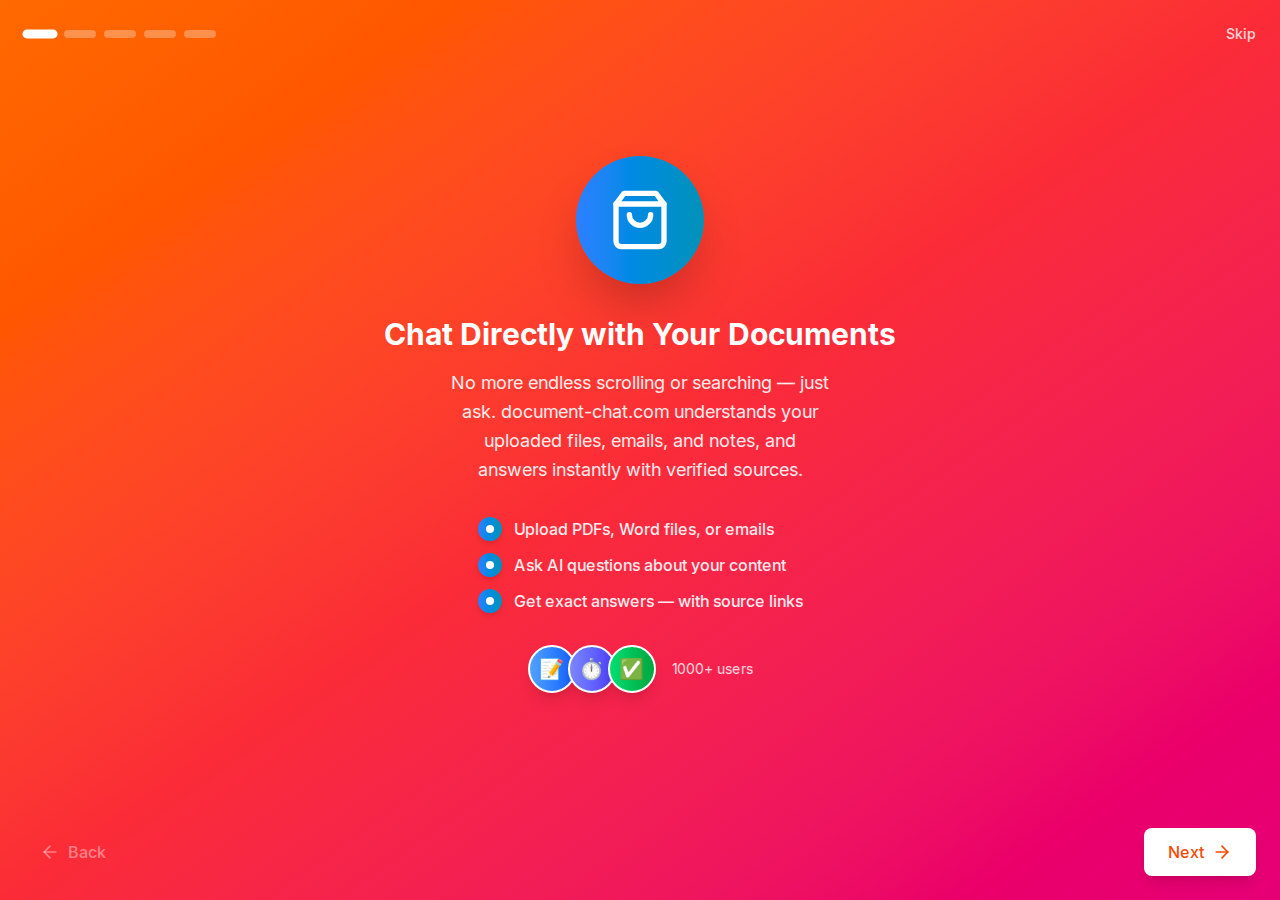
<file: index.html>
<!DOCTYPE html><!--Dhm0595u7auAJrYx3qLoM--><html lang="en" data-native="true"><head><meta charSet="utf-8"/><meta name="viewport" content="width=device-width, initial-scale=1, viewport-fit=cover"/><link rel="preload" href="/_next/static/media/e4af272ccee01ff0-s.p.woff2" as="font" crossorigin="" type="font/woff2"/><link rel="stylesheet" href="/_next/static/css/e3ffc37c9b9f428f.css" data-precedence="next"/><link rel="stylesheet" href="/_next/static/css/af31b3be1f1fff98.css" data-precedence="next"/><link rel="stylesheet" href="/_next/static/css/b7083219c6640b84.css" data-precedence="next"/><link rel="preload" as="script" fetchPriority="low" href="/_next/static/chunks/webpack-5bff095e43ffcc96.js"/><script src="/_next/static/chunks/4bd1b696-c023c6e3521b1417.js" async=""></script><script src="/_next/static/chunks/255-bea7b84f3d9c2b8b.js" async=""></script><script src="/_next/static/chunks/main-app-c988f84ab8243fc3.js" async=""></script><script src="/_next/static/chunks/7c86ec74-8af785b33aaa2bb6.js" async=""></script><script src="/_next/static/chunks/54-944245955555417a.js" async=""></script><script src="/_next/static/chunks/820-a5f3e9debc9c43df.js" async=""></script><script src="/_next/static/chunks/app/layout-94ec1241f8dfcc84.js" async=""></script><script src="/_next/static/chunks/app/(mobile)/%5B...all%5D/page-559112214e611466.js" async=""></script><meta name="next-size-adjust" content=""/><title>DocumentChatApp</title><meta name="description" content="A cross-platform app built with DocumentChatApp"/><meta name="robots" content="index, follow"/><meta name="googlebot" content="index, follow, max-video-preview:-1, max-image-preview:large, max-snippet:-1"/><meta name="google-site-verification" content="YOUR_GOOGLE_VERIFICATION_ID"/><meta property="og:title" content="DocumentChatApp"/><meta property="og:description" content="A cross-platform app built with DocumentChatApp"/><meta property="og:url" content="https://yourdomain.com"/><meta property="og:site_name" content="DocumentChatApp"/><meta property="og:locale" content="en_US"/><meta property="og:image:type" content="image/png"/><meta property="og:image:width" content="2256"/><meta property="og:image:height" content="1288"/><meta property="og:image" content="https://yourdomain.com/opengraph-image.png?6dd9553f64c31d81"/><meta property="og:type" content="website"/><meta name="twitter:card" content="summary_large_image"/><meta name="twitter:title" content="DocumentChatApp"/><meta name="twitter:description" content="A cross-platform app built with DocumentChatApp"/><meta name="twitter:image:type" content="image/png"/><meta name="twitter:image:width" content="2256"/><meta name="twitter:image:height" content="1288"/><meta name="twitter:image" content="https://yourdomain.com/opengraph-image.png?6dd9553f64c31d81"/><link rel="icon" href="/favicon.ico" type="image/x-icon" sizes="256x256"/><script src="/_next/static/chunks/polyfills-42372ed130431b0a.js" noModule=""></script></head><body class="__className_48b81b bg-base-100 text-base-content"><div hidden=""><!--$--><!--/$--></div><!--$!--><template data-dgst="BAILOUT_TO_CLIENT_SIDE_RENDERING"></template><!--/$--><!--$--><!--/$--><div class="fixed bottom-6 right-4 z-50 flex flex-col gap-2"></div><script src="/_next/static/chunks/webpack-5bff095e43ffcc96.js" id="_R_" async=""></script><script>(self.__next_f=self.__next_f||[]).push([0])</script><script>self.__next_f.push([1,"1:\"$Sreact.fragment\"\n2:I[2874,[\"138\",\"static/chunks/7c86ec74-8af785b33aaa2bb6.js\",\"54\",\"static/chunks/54-944245955555417a.js\",\"820\",\"static/chunks/820-a5f3e9debc9c43df.js\",\"177\",\"static/chunks/app/layout-94ec1241f8dfcc84.js\"],\"default\"]\n3:I[1687,[\"138\",\"static/chunks/7c86ec74-8af785b33aaa2bb6.js\",\"54\",\"static/chunks/54-944245955555417a.js\",\"820\",\"static/chunks/820-a5f3e9debc9c43df.js\",\"177\",\"static/chunks/app/layout-94ec1241f8dfcc84.js\"],\"default\"]\n4:I[2544,[\"138\",\"static/chunks/7c86ec74-8af785b33aaa2bb6.js\",\"54\",\"static/chunks/54-944245955555417a.js\",\"820\",\"static/chunks/820-a5f3e9debc9c43df.js\",\"177\",\"static/chunks/app/layout-94ec1241f8dfcc84.js\"],\"AuthProvider\"]\n5:I[6628,[\"138\",\"static/chunks/7c86ec74-8af785b33aaa2bb6.js\",\"54\",\"static/chunks/54-944245955555417a.js\",\"820\",\"static/chunks/820-a5f3e9debc9c43df.js\",\"177\",\"static/chunks/app/layout-94ec1241f8dfcc84.js\"],\"default\"]\n6:I[9766,[],\"\"]\n7:I[8924,[],\"\"]\n8:I[1959,[],\"ClientPageRoot\"]\n9:I[7002,[\"200\",\"static/chunks/app/(mobile)/%5B...all%5D/page-559112214e611466.js\"],\"default\"]\nc:I[4431,[],\"OutletBoundary\"]\ne:I[5278,[],\"AsyncMetadataOutlet\"]\n10:I[4431,[],\"ViewportBoundary\"]\n12:I[4431,[],\"MetadataBoundary\"]\n13:\"$Sreact.suspense\"\n15:I[7150,[],\"\"]\n:HL[\"/_next/static/media/e4af272ccee01ff0-s.p.woff2\",\"font\",{\"crossOrigin\":\"\",\"type\":\"font/woff2\"}]\n:HL[\"/_next/static/css/e3ffc37c9b9f428f.css\",\"style\"]\n:HL[\"/_next/static/css/af31b3be1f1fff98.css\",\"style\"]\n:HL[\"/_next/static/css/b7083219c6640b84.css\",\"style\"]\n"])</script><script>self.__next_f.push([1,"0:{\"P\":null,\"b\":\"Dhm0595u7auAJrYx3qLoM\",\"p\":\"\",\"c\":[\"\",\"\"],\"i\":false,\"f\":[[[\"\",{\"children\":[\"__PAGE__\",{}]},\"$undefined\",\"$undefined\",true],[\"\",[\"$\",\"$1\",\"c\",{\"children\":[[[\"$\",\"link\",\"0\",{\"rel\":\"stylesheet\",\"href\":\"/_next/static/css/e3ffc37c9b9f428f.css\",\"precedence\":\"next\",\"crossOrigin\":\"$undefined\",\"nonce\":\"$undefined\"}],[\"$\",\"link\",\"1\",{\"rel\":\"stylesheet\",\"href\":\"/_next/static/css/af31b3be1f1fff98.css\",\"precedence\":\"next\",\"crossOrigin\":\"$undefined\",\"nonce\":\"$undefined\"}],[\"$\",\"link\",\"2\",{\"rel\":\"stylesheet\",\"href\":\"/_next/static/css/b7083219c6640b84.css\",\"precedence\":\"next\",\"crossOrigin\":\"$undefined\",\"nonce\":\"$undefined\"}]],[\"$\",\"html\",null,{\"lang\":\"en\",\"data-native\":\"true\",\"children\":[\"$\",\"body\",null,{\"className\":\"__className_48b81b bg-base-100 text-base-content\",\"children\":[[\"$\",\"$L2\",null,{}],[\"$\",\"$L3\",null,{}],[\"$\",\"$L4\",null,{\"children\":[\"$\",\"$L5\",null,{\"children\":[\"$\",\"$L6\",null,{\"parallelRouterKey\":\"children\",\"error\":\"$undefined\",\"errorStyles\":\"$undefined\",\"errorScripts\":\"$undefined\",\"template\":[\"$\",\"$L7\",null,{}],\"templateStyles\":\"$undefined\",\"templateScripts\":\"$undefined\",\"notFound\":[[[\"$\",\"title\",null,{\"children\":\"404: This page could not be found.\"}],[\"$\",\"div\",null,{\"style\":{\"fontFamily\":\"system-ui,\\\"Segoe UI\\\",Roboto,Helvetica,Arial,sans-serif,\\\"Apple Color Emoji\\\",\\\"Segoe UI Emoji\\\"\",\"height\":\"100vh\",\"textAlign\":\"center\",\"display\":\"flex\",\"flexDirection\":\"column\",\"alignItems\":\"center\",\"justifyContent\":\"center\"},\"children\":[\"$\",\"div\",null,{\"children\":[[\"$\",\"style\",null,{\"dangerouslySetInnerHTML\":{\"__html\":\"body{color:#000;background:#fff;margin:0}.next-error-h1{border-right:1px solid rgba(0,0,0,.3)}@media (prefers-color-scheme:dark){body{color:#fff;background:#000}.next-error-h1{border-right:1px solid rgba(255,255,255,.3)}}\"}}],[\"$\",\"h1\",null,{\"className\":\"next-error-h1\",\"style\":{\"display\":\"inline-block\",\"margin\":\"0 20px 0 0\",\"padding\":\"0 23px 0 0\",\"fontSize\":24,\"fontWeight\":500,\"verticalAlign\":\"top\",\"lineHeight\":\"49px\"},\"children\":404}],[\"$\",\"div\",null,{\"style\":{\"display\":\"inline-block\"},\"children\":[\"$\",\"h2\",null,{\"style\":{\"fontSize\":14,\"fontWeight\":400,\"lineHeight\":\"49px\",\"margin\":0},\"children\":\"This page could not be found.\"}]}]]}]}]],[]],\"forbidden\":\"$undefined\",\"unauthorized\":\"$undefined\"}]}]}]]}]}]]}],{\"children\":[\"__PAGE__\",[\"$\",\"$1\",\"c\",{\"children\":[[\"$\",\"$L8\",null,{\"Component\":\"$9\",\"searchParams\":{},\"params\":{},\"promises\":[\"$@a\",\"$@b\"]}],null,[\"$\",\"$Lc\",null,{\"children\":[\"$Ld\",[\"$\",\"$Le\",null,{\"promise\":\"$@f\"}]]}]]}],{},null,false]},null,false],[\"$\",\"$1\",\"h\",{\"children\":[null,[[\"$\",\"$L10\",null,{\"children\":\"$L11\"}],[\"$\",\"meta\",null,{\"name\":\"next-size-adjust\",\"content\":\"\"}]],[\"$\",\"$L12\",null,{\"children\":[\"$\",\"div\",null,{\"hidden\":true,\"children\":[\"$\",\"$13\",null,{\"fallback\":null,\"children\":\"$L14\"}]}]}]]}],false]],\"m\":\"$undefined\",\"G\":[\"$15\",[]],\"s\":false,\"S\":true}\n"])</script><script>self.__next_f.push([1,"a:{}\nb:\"$0:f:0:1:2:children:1:props:children:0:props:params\"\n"])</script><script>self.__next_f.push([1,"11:[[\"$\",\"meta\",\"0\",{\"charSet\":\"utf-8\"}],[\"$\",\"meta\",\"1\",{\"name\":\"viewport\",\"content\":\"width=device-width, initial-scale=1, viewport-fit=cover\"}]]\nd:null\n"])</script><script>self.__next_f.push([1,"16:I[622,[],\"IconMark\"]\n"])</script><script>self.__next_f.push([1,"f:{\"metadata\":[[\"$\",\"title\",\"0\",{\"children\":\"DocumentChatApp\"}],[\"$\",\"meta\",\"1\",{\"name\":\"description\",\"content\":\"A cross-platform app built with DocumentChatApp\"}],[\"$\",\"meta\",\"2\",{\"name\":\"robots\",\"content\":\"index, follow\"}],[\"$\",\"meta\",\"3\",{\"name\":\"googlebot\",\"content\":\"index, follow, max-video-preview:-1, max-image-preview:large, max-snippet:-1\"}],[\"$\",\"meta\",\"4\",{\"name\":\"google-site-verification\",\"content\":\"YOUR_GOOGLE_VERIFICATION_ID\"}],[\"$\",\"meta\",\"5\",{\"property\":\"og:title\",\"content\":\"DocumentChatApp\"}],[\"$\",\"meta\",\"6\",{\"property\":\"og:description\",\"content\":\"A cross-platform app built with DocumentChatApp\"}],[\"$\",\"meta\",\"7\",{\"property\":\"og:url\",\"content\":\"https://yourdomain.com\"}],[\"$\",\"meta\",\"8\",{\"property\":\"og:site_name\",\"content\":\"DocumentChatApp\"}],[\"$\",\"meta\",\"9\",{\"property\":\"og:locale\",\"content\":\"en_US\"}],[\"$\",\"meta\",\"10\",{\"property\":\"og:image:type\",\"content\":\"image/png\"}],[\"$\",\"meta\",\"11\",{\"property\":\"og:image:width\",\"content\":\"2256\"}],[\"$\",\"meta\",\"12\",{\"property\":\"og:image:height\",\"content\":\"1288\"}],[\"$\",\"meta\",\"13\",{\"property\":\"og:image\",\"content\":\"https://yourdomain.com/opengraph-image.png?6dd9553f64c31d81\"}],[\"$\",\"meta\",\"14\",{\"property\":\"og:type\",\"content\":\"website\"}],[\"$\",\"meta\",\"15\",{\"name\":\"twitter:card\",\"content\":\"summary_large_image\"}],[\"$\",\"meta\",\"16\",{\"name\":\"twitter:title\",\"content\":\"DocumentChatApp\"}],[\"$\",\"meta\",\"17\",{\"name\":\"twitter:description\",\"content\":\"A cross-platform app built with DocumentChatApp\"}],[\"$\",\"meta\",\"18\",{\"name\":\"twitter:image:type\",\"content\":\"image/png\"}],[\"$\",\"meta\",\"19\",{\"name\":\"twitter:image:width\",\"content\":\"2256\"}],[\"$\",\"meta\",\"20\",{\"name\":\"twitter:image:height\",\"content\":\"1288\"}],[\"$\",\"meta\",\"21\",{\"name\":\"twitter:image\",\"content\":\"https://yourdomain.com/opengraph-image.png?6dd9553f64c31d81\"}],[\"$\",\"link\",\"22\",{\"rel\":\"icon\",\"href\":\"/favicon.ico\",\"type\":\"image/x-icon\",\"sizes\":\"256x256\"}],[\"$\",\"$L16\",\"23\",{}]],\"error\":null,\"digest\":\"$undefined\"}\n"])</script><script>self.__next_f.push([1,"14:\"$f:metadata\"\n"])</script></body></html>
</file>
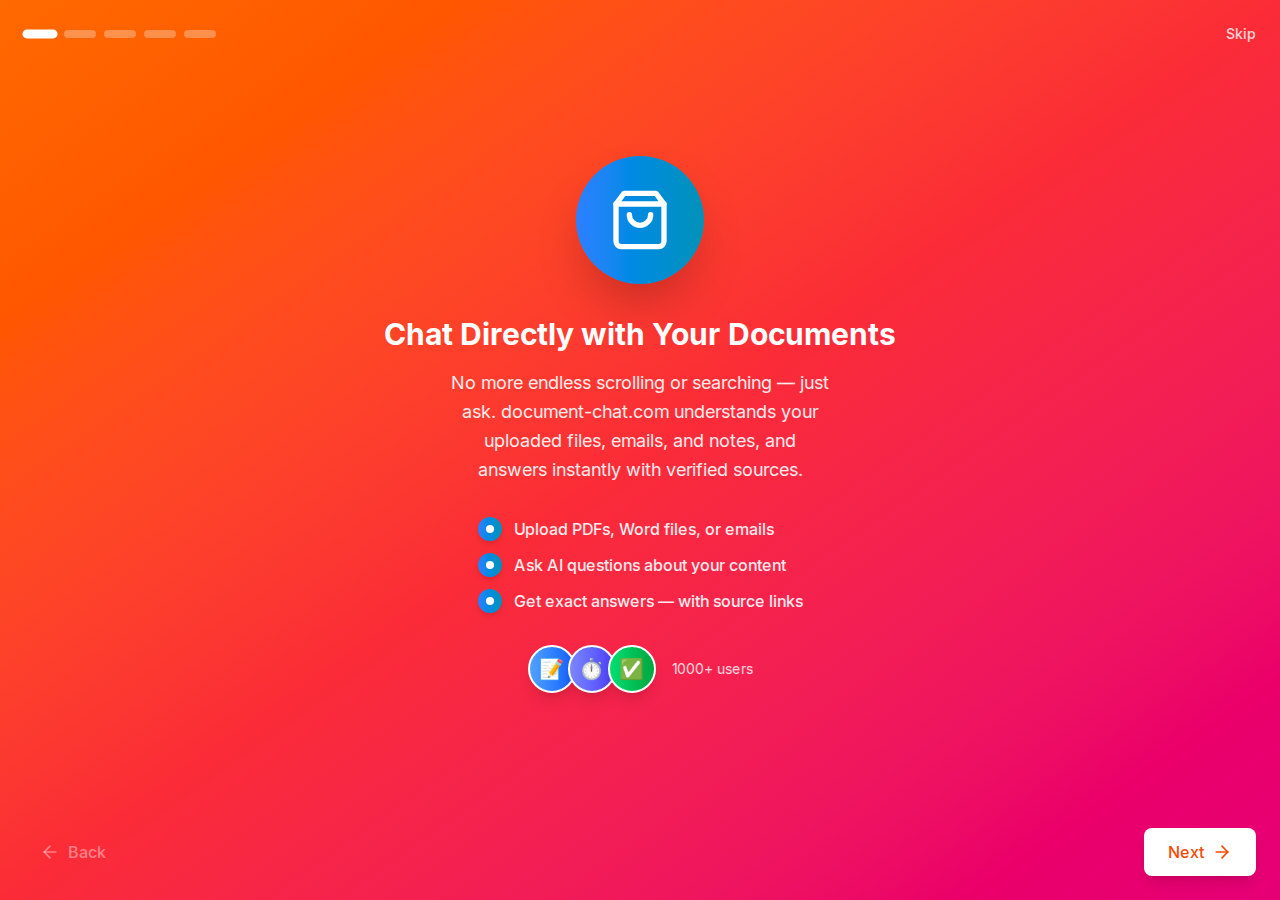
<file: app.html>
<!DOCTYPE html><!--Dhm0595u7auAJrYx3qLoM--><html lang="en" data-native="true"><head><meta charSet="utf-8"/><meta name="viewport" content="width=device-width, initial-scale=1, viewport-fit=cover"/><link rel="preload" href="/_next/static/media/e4af272ccee01ff0-s.p.woff2" as="font" crossorigin="" type="font/woff2"/><link rel="stylesheet" href="/_next/static/css/e3ffc37c9b9f428f.css" data-precedence="next"/><link rel="stylesheet" href="/_next/static/css/af31b3be1f1fff98.css" data-precedence="next"/><link rel="stylesheet" href="/_next/static/css/b7083219c6640b84.css" data-precedence="next"/><link rel="preload" as="script" fetchPriority="low" href="/_next/static/chunks/webpack-5bff095e43ffcc96.js"/><script src="/_next/static/chunks/4bd1b696-c023c6e3521b1417.js" async=""></script><script src="/_next/static/chunks/255-bea7b84f3d9c2b8b.js" async=""></script><script src="/_next/static/chunks/main-app-c988f84ab8243fc3.js" async=""></script><script src="/_next/static/chunks/7c86ec74-8af785b33aaa2bb6.js" async=""></script><script src="/_next/static/chunks/54-944245955555417a.js" async=""></script><script src="/_next/static/chunks/820-a5f3e9debc9c43df.js" async=""></script><script src="/_next/static/chunks/app/layout-94ec1241f8dfcc84.js" async=""></script><script src="/_next/static/chunks/app/(mobile)/%5B...all%5D/page-559112214e611466.js" async=""></script><meta name="next-size-adjust" content=""/><title>DocumentChatApp</title><meta name="description" content="A cross-platform app built with DocumentChatApp"/><meta name="robots" content="index, follow"/><meta name="googlebot" content="index, follow, max-video-preview:-1, max-image-preview:large, max-snippet:-1"/><meta name="google-site-verification" content="YOUR_GOOGLE_VERIFICATION_ID"/><meta property="og:title" content="DocumentChatApp"/><meta property="og:description" content="A cross-platform app built with DocumentChatApp"/><meta property="og:url" content="https://yourdomain.com"/><meta property="og:site_name" content="DocumentChatApp"/><meta property="og:locale" content="en_US"/><meta property="og:image:type" content="image/png"/><meta property="og:image:width" content="2256"/><meta property="og:image:height" content="1288"/><meta property="og:image" content="https://yourdomain.com/opengraph-image.png?6dd9553f64c31d81"/><meta property="og:type" content="website"/><meta name="twitter:card" content="summary_large_image"/><meta name="twitter:title" content="DocumentChatApp"/><meta name="twitter:description" content="A cross-platform app built with DocumentChatApp"/><meta name="twitter:image:type" content="image/png"/><meta name="twitter:image:width" content="2256"/><meta name="twitter:image:height" content="1288"/><meta name="twitter:image" content="https://yourdomain.com/opengraph-image.png?6dd9553f64c31d81"/><link rel="icon" href="/favicon.ico" type="image/x-icon" sizes="256x256"/><script src="/_next/static/chunks/polyfills-42372ed130431b0a.js" noModule=""></script></head><body class="__className_48b81b bg-base-100 text-base-content"><div hidden=""><!--$--><!--/$--></div><!--$!--><template data-dgst="BAILOUT_TO_CLIENT_SIDE_RENDERING"></template><!--/$--><!--$--><!--/$--><div class="fixed bottom-6 right-4 z-50 flex flex-col gap-2"></div><script src="/_next/static/chunks/webpack-5bff095e43ffcc96.js" id="_R_" async=""></script><script>(self.__next_f=self.__next_f||[]).push([0])</script><script>self.__next_f.push([1,"1:\"$Sreact.fragment\"\n2:I[2874,[\"138\",\"static/chunks/7c86ec74-8af785b33aaa2bb6.js\",\"54\",\"static/chunks/54-944245955555417a.js\",\"820\",\"static/chunks/820-a5f3e9debc9c43df.js\",\"177\",\"static/chunks/app/layout-94ec1241f8dfcc84.js\"],\"default\"]\n3:I[1687,[\"138\",\"static/chunks/7c86ec74-8af785b33aaa2bb6.js\",\"54\",\"static/chunks/54-944245955555417a.js\",\"820\",\"static/chunks/820-a5f3e9debc9c43df.js\",\"177\",\"static/chunks/app/layout-94ec1241f8dfcc84.js\"],\"default\"]\n4:I[2544,[\"138\",\"static/chunks/7c86ec74-8af785b33aaa2bb6.js\",\"54\",\"static/chunks/54-944245955555417a.js\",\"820\",\"static/chunks/820-a5f3e9debc9c43df.js\",\"177\",\"static/chunks/app/layout-94ec1241f8dfcc84.js\"],\"AuthProvider\"]\n5:I[6628,[\"138\",\"static/chunks/7c86ec74-8af785b33aaa2bb6.js\",\"54\",\"static/chunks/54-944245955555417a.js\",\"820\",\"static/chunks/820-a5f3e9debc9c43df.js\",\"177\",\"static/chunks/app/layout-94ec1241f8dfcc84.js\"],\"default\"]\n6:I[9766,[],\"\"]\n7:I[8924,[],\"\"]\n8:I[7002,[\"200\",\"static/chunks/app/(mobile)/%5B...all%5D/page-559112214e611466.js\"],\"default\"]\n9:I[4431,[],\"OutletBoundary\"]\nb:I[5278,[],\"AsyncMetadataOutlet\"]\nd:I[4431,[],\"ViewportBoundary\"]\nf:I[4431,[],\"MetadataBoundary\"]\n10:\"$Sreact.suspense\"\n12:I[7150,[],\"\"]\n:HL[\"/_next/static/media/e4af272ccee01ff0-s.p.woff2\",\"font\",{\"crossOrigin\":\"\",\"type\":\"font/woff2\"}]\n:HL[\"/_next/static/css/e3ffc37c9b9f428f.css\",\"style\"]\n:HL[\"/_next/static/css/af31b3be1f1fff98.css\",\"style\"]\n:HL[\"/_next/static/css/b7083219c6640b84.css\",\"style\"]\n"])</script><script>self.__next_f.push([1,"0:{\"P\":null,\"b\":\"Dhm0595u7auAJrYx3qLoM\",\"p\":\"\",\"c\":[\"\",\"app\"],\"i\":false,\"f\":[[[\"\",{\"children\":[\"(mobile)\",{\"children\":[[\"all\",\"app\",\"c\"],{\"children\":[\"__PAGE__\",{}]}]}]},\"$undefined\",\"$undefined\",true],[\"\",[\"$\",\"$1\",\"c\",{\"children\":[[[\"$\",\"link\",\"0\",{\"rel\":\"stylesheet\",\"href\":\"/_next/static/css/e3ffc37c9b9f428f.css\",\"precedence\":\"next\",\"crossOrigin\":\"$undefined\",\"nonce\":\"$undefined\"}],[\"$\",\"link\",\"1\",{\"rel\":\"stylesheet\",\"href\":\"/_next/static/css/af31b3be1f1fff98.css\",\"precedence\":\"next\",\"crossOrigin\":\"$undefined\",\"nonce\":\"$undefined\"}],[\"$\",\"link\",\"2\",{\"rel\":\"stylesheet\",\"href\":\"/_next/static/css/b7083219c6640b84.css\",\"precedence\":\"next\",\"crossOrigin\":\"$undefined\",\"nonce\":\"$undefined\"}]],[\"$\",\"html\",null,{\"lang\":\"en\",\"data-native\":\"true\",\"children\":[\"$\",\"body\",null,{\"className\":\"__className_48b81b bg-base-100 text-base-content\",\"children\":[[\"$\",\"$L2\",null,{}],[\"$\",\"$L3\",null,{}],[\"$\",\"$L4\",null,{\"children\":[\"$\",\"$L5\",null,{\"children\":[\"$\",\"$L6\",null,{\"parallelRouterKey\":\"children\",\"error\":\"$undefined\",\"errorStyles\":\"$undefined\",\"errorScripts\":\"$undefined\",\"template\":[\"$\",\"$L7\",null,{}],\"templateStyles\":\"$undefined\",\"templateScripts\":\"$undefined\",\"notFound\":[[[\"$\",\"title\",null,{\"children\":\"404: This page could not be found.\"}],[\"$\",\"div\",null,{\"style\":{\"fontFamily\":\"system-ui,\\\"Segoe UI\\\",Roboto,Helvetica,Arial,sans-serif,\\\"Apple Color Emoji\\\",\\\"Segoe UI Emoji\\\"\",\"height\":\"100vh\",\"textAlign\":\"center\",\"display\":\"flex\",\"flexDirection\":\"column\",\"alignItems\":\"center\",\"justifyContent\":\"center\"},\"children\":[\"$\",\"div\",null,{\"children\":[[\"$\",\"style\",null,{\"dangerouslySetInnerHTML\":{\"__html\":\"body{color:#000;background:#fff;margin:0}.next-error-h1{border-right:1px solid rgba(0,0,0,.3)}@media (prefers-color-scheme:dark){body{color:#fff;background:#000}.next-error-h1{border-right:1px solid rgba(255,255,255,.3)}}\"}}],[\"$\",\"h1\",null,{\"className\":\"next-error-h1\",\"style\":{\"display\":\"inline-block\",\"margin\":\"0 20px 0 0\",\"padding\":\"0 23px 0 0\",\"fontSize\":24,\"fontWeight\":500,\"verticalAlign\":\"top\",\"lineHeight\":\"49px\"},\"children\":404}],[\"$\",\"div\",null,{\"style\":{\"display\":\"inline-block\"},\"children\":[\"$\",\"h2\",null,{\"style\":{\"fontSize\":14,\"fontWeight\":400,\"lineHeight\":\"49px\",\"margin\":0},\"children\":\"This page could not be found.\"}]}]]}]}]],[]],\"forbidden\":\"$undefined\",\"unauthorized\":\"$undefined\"}]}]}]]}]}]]}],{\"children\":[\"(mobile)\",[\"$\",\"$1\",\"c\",{\"children\":[null,[\"$\",\"$L6\",null,{\"parallelRouterKey\":\"children\",\"error\":\"$undefined\",\"errorStyles\":\"$undefined\",\"errorScripts\":\"$undefined\",\"template\":[\"$\",\"$L7\",null,{}],\"templateStyles\":\"$undefined\",\"templateScripts\":\"$undefined\",\"notFound\":[[[\"$\",\"title\",null,{\"children\":\"404: This page could not be found.\"}],[\"$\",\"div\",null,{\"style\":\"$0:f:0:1:1:props:children:1:props:children:props:children:2:props:children:props:children:props:notFound:0:1:props:style\",\"children\":[\"$\",\"div\",null,{\"children\":[[\"$\",\"style\",null,{\"dangerouslySetInnerHTML\":{\"__html\":\"body{color:#000;background:#fff;margin:0}.next-error-h1{border-right:1px solid rgba(0,0,0,.3)}@media (prefers-color-scheme:dark){body{color:#fff;background:#000}.next-error-h1{border-right:1px solid rgba(255,255,255,.3)}}\"}}],[\"$\",\"h1\",null,{\"className\":\"next-error-h1\",\"style\":\"$0:f:0:1:1:props:children:1:props:children:props:children:2:props:children:props:children:props:notFound:0:1:props:children:props:children:1:props:style\",\"children\":404}],[\"$\",\"div\",null,{\"style\":\"$0:f:0:1:1:props:children:1:props:children:props:children:2:props:children:props:children:props:notFound:0:1:props:children:props:children:2:props:style\",\"children\":[\"$\",\"h2\",null,{\"style\":\"$0:f:0:1:1:props:children:1:props:children:props:children:2:props:children:props:children:props:notFound:0:1:props:children:props:children:2:props:children:props:style\",\"children\":\"This page could not be found.\"}]}]]}]}]],[]],\"forbidden\":\"$undefined\",\"unauthorized\":\"$undefined\"}]]}],{\"children\":[[\"all\",\"app\",\"c\"],[\"$\",\"$1\",\"c\",{\"children\":[null,[\"$\",\"$L6\",null,{\"parallelRouterKey\":\"children\",\"error\":\"$undefined\",\"errorStyles\":\"$undefined\",\"errorScripts\":\"$undefined\",\"template\":[\"$\",\"$L7\",null,{}],\"templateStyles\":\"$undefined\",\"templateScripts\":\"$undefined\",\"notFound\":\"$undefined\",\"forbidden\":\"$undefined\",\"unauthorized\":\"$undefined\"}]]}],{\"children\":[\"__PAGE__\",[\"$\",\"$1\",\"c\",{\"children\":[[\"$\",\"$L8\",null,{}],null,[\"$\",\"$L9\",null,{\"children\":[\"$La\",[\"$\",\"$Lb\",null,{\"promise\":\"$@c\"}]]}]]}],{},null,false]},null,false]},null,false]},null,false],[\"$\",\"$1\",\"h\",{\"children\":[null,[[\"$\",\"$Ld\",null,{\"children\":\"$Le\"}],[\"$\",\"meta\",null,{\"name\":\"next-size-adjust\",\"content\":\"\"}]],[\"$\",\"$Lf\",null,{\"children\":[\"$\",\"div\",null,{\"hidden\":true,\"children\":[\"$\",\"$10\",null,{\"fallback\":null,\"children\":\"$L11\"}]}]}]]}],false]],\"m\":\"$undefined\",\"G\":[\"$12\",[]],\"s\":false,\"S\":true}\n"])</script><script>self.__next_f.push([1,"e:[[\"$\",\"meta\",\"0\",{\"charSet\":\"utf-8\"}],[\"$\",\"meta\",\"1\",{\"name\":\"viewport\",\"content\":\"width=device-width, initial-scale=1, viewport-fit=cover\"}]]\na:null\n"])</script><script>self.__next_f.push([1,"13:I[622,[],\"IconMark\"]\n"])</script><script>self.__next_f.push([1,"c:{\"metadata\":[[\"$\",\"title\",\"0\",{\"children\":\"DocumentChatApp\"}],[\"$\",\"meta\",\"1\",{\"name\":\"description\",\"content\":\"A cross-platform app built with DocumentChatApp\"}],[\"$\",\"meta\",\"2\",{\"name\":\"robots\",\"content\":\"index, follow\"}],[\"$\",\"meta\",\"3\",{\"name\":\"googlebot\",\"content\":\"index, follow, max-video-preview:-1, max-image-preview:large, max-snippet:-1\"}],[\"$\",\"meta\",\"4\",{\"name\":\"google-site-verification\",\"content\":\"YOUR_GOOGLE_VERIFICATION_ID\"}],[\"$\",\"meta\",\"5\",{\"property\":\"og:title\",\"content\":\"DocumentChatApp\"}],[\"$\",\"meta\",\"6\",{\"property\":\"og:description\",\"content\":\"A cross-platform app built with DocumentChatApp\"}],[\"$\",\"meta\",\"7\",{\"property\":\"og:url\",\"content\":\"https://yourdomain.com\"}],[\"$\",\"meta\",\"8\",{\"property\":\"og:site_name\",\"content\":\"DocumentChatApp\"}],[\"$\",\"meta\",\"9\",{\"property\":\"og:locale\",\"content\":\"en_US\"}],[\"$\",\"meta\",\"10\",{\"property\":\"og:image:type\",\"content\":\"image/png\"}],[\"$\",\"meta\",\"11\",{\"property\":\"og:image:width\",\"content\":\"2256\"}],[\"$\",\"meta\",\"12\",{\"property\":\"og:image:height\",\"content\":\"1288\"}],[\"$\",\"meta\",\"13\",{\"property\":\"og:image\",\"content\":\"https://yourdomain.com/opengraph-image.png?6dd9553f64c31d81\"}],[\"$\",\"meta\",\"14\",{\"property\":\"og:type\",\"content\":\"website\"}],[\"$\",\"meta\",\"15\",{\"name\":\"twitter:card\",\"content\":\"summary_large_image\"}],[\"$\",\"meta\",\"16\",{\"name\":\"twitter:title\",\"content\":\"DocumentChatApp\"}],[\"$\",\"meta\",\"17\",{\"name\":\"twitter:description\",\"content\":\"A cross-platform app built with DocumentChatApp\"}],[\"$\",\"meta\",\"18\",{\"name\":\"twitter:image:type\",\"content\":\"image/png\"}],[\"$\",\"meta\",\"19\",{\"name\":\"twitter:image:width\",\"content\":\"2256\"}],[\"$\",\"meta\",\"20\",{\"name\":\"twitter:image:height\",\"content\":\"1288\"}],[\"$\",\"meta\",\"21\",{\"name\":\"twitter:image\",\"content\":\"https://yourdomain.com/opengraph-image.png?6dd9553f64c31d81\"}],[\"$\",\"link\",\"22\",{\"rel\":\"icon\",\"href\":\"/favicon.ico\",\"type\":\"image/x-icon\",\"sizes\":\"256x256\"}],[\"$\",\"$L13\",\"23\",{}]],\"error\":null,\"digest\":\"$undefined\"}\n"])</script><script>self.__next_f.push([1,"11:\"$c:metadata\"\n"])</script></body></html>
</file>
<file: _next/static/css/e3ffc37c9b9f428f.css>
@font-face{font-family:Inter;font-style:normal;font-weight:400;font-display:swap;src:url(/_next/static/media/ba9851c3c22cd980-s.woff2) format("woff2");unicode-range:u+0460-052f,u+1c80-1c8a,u+20b4,u+2de0-2dff,u+a640-a69f,u+fe2e-fe2f}@font-face{font-family:Inter;font-style:normal;font-weight:400;font-display:swap;src:url(/_next/static/media/21350d82a1f187e9-s.woff2) format("woff2");unicode-range:u+0301,u+0400-045f,u+0490-0491,u+04b0-04b1,u+2116}@font-face{font-family:Inter;font-style:normal;font-weight:400;font-display:swap;src:url(/_next/static/media/c5fe6dc8356a8c31-s.woff2) format("woff2");unicode-range:u+1f??}@font-face{font-family:Inter;font-style:normal;font-weight:400;font-display:swap;src:url(/_next/static/media/19cfc7226ec3afaa-s.woff2) format("woff2");unicode-range:u+0370-0377,u+037a-037f,u+0384-038a,u+038c,u+038e-03a1,u+03a3-03ff}@font-face{font-family:Inter;font-style:normal;font-weight:400;font-display:swap;src:url(/_next/static/media/df0a9ae256c0569c-s.woff2) format("woff2");unicode-range:u+0102-0103,u+0110-0111,u+0128-0129,u+0168-0169,u+01a0-01a1,u+01af-01b0,u+0300-0301,u+0303-0304,u+0308-0309,u+0323,u+0329,u+1ea0-1ef9,u+20ab}@font-face{font-family:Inter;font-style:normal;font-weight:400;font-display:swap;src:url(/_next/static/media/8e9860b6e62d6359-s.woff2) format("woff2");unicode-range:u+0100-02ba,u+02bd-02c5,u+02c7-02cc,u+02ce-02d7,u+02dd-02ff,u+0304,u+0308,u+0329,u+1d00-1dbf,u+1e00-1e9f,u+1ef2-1eff,u+2020,u+20a0-20ab,u+20ad-20c0,u+2113,u+2c60-2c7f,u+a720-a7ff}@font-face{font-family:Inter;font-style:normal;font-weight:400;font-display:swap;src:url(/_next/static/media/e4af272ccee01ff0-s.p.woff2) format("woff2");unicode-range:u+00??,u+0131,u+0152-0153,u+02bb-02bc,u+02c6,u+02da,u+02dc,u+0304,u+0308,u+0329,u+2000-206f,u+20ac,u+2122,u+2191,u+2193,u+2212,u+2215,u+feff,u+fffd}@font-face{font-family:Inter;font-style:normal;font-weight:500;font-display:swap;src:url(/_next/static/media/ba9851c3c22cd980-s.woff2) format("woff2");unicode-range:u+0460-052f,u+1c80-1c8a,u+20b4,u+2de0-2dff,u+a640-a69f,u+fe2e-fe2f}@font-face{font-family:Inter;font-style:normal;font-weight:500;font-display:swap;src:url(/_next/static/media/21350d82a1f187e9-s.woff2) format("woff2");unicode-range:u+0301,u+0400-045f,u+0490-0491,u+04b0-04b1,u+2116}@font-face{font-family:Inter;font-style:normal;font-weight:500;font-display:swap;src:url(/_next/static/media/c5fe6dc8356a8c31-s.woff2) format("woff2");unicode-range:u+1f??}@font-face{font-family:Inter;font-style:normal;font-weight:500;font-display:swap;src:url(/_next/static/media/19cfc7226ec3afaa-s.woff2) format("woff2");unicode-range:u+0370-0377,u+037a-037f,u+0384-038a,u+038c,u+038e-03a1,u+03a3-03ff}@font-face{font-family:Inter;font-style:normal;font-weight:500;font-display:swap;src:url(/_next/static/media/df0a9ae256c0569c-s.woff2) format("woff2");unicode-range:u+0102-0103,u+0110-0111,u+0128-0129,u+0168-0169,u+01a0-01a1,u+01af-01b0,u+0300-0301,u+0303-0304,u+0308-0309,u+0323,u+0329,u+1ea0-1ef9,u+20ab}@font-face{font-family:Inter;font-style:normal;font-weight:500;font-display:swap;src:url(/_next/static/media/8e9860b6e62d6359-s.woff2) format("woff2");unicode-range:u+0100-02ba,u+02bd-02c5,u+02c7-02cc,u+02ce-02d7,u+02dd-02ff,u+0304,u+0308,u+0329,u+1d00-1dbf,u+1e00-1e9f,u+1ef2-1eff,u+2020,u+20a0-20ab,u+20ad-20c0,u+2113,u+2c60-2c7f,u+a720-a7ff}@font-face{font-family:Inter;font-style:normal;font-weight:500;font-display:swap;src:url(/_next/static/media/e4af272ccee01ff0-s.p.woff2) format("woff2");unicode-range:u+00??,u+0131,u+0152-0153,u+02bb-02bc,u+02c6,u+02da,u+02dc,u+0304,u+0308,u+0329,u+2000-206f,u+20ac,u+2122,u+2191,u+2193,u+2212,u+2215,u+feff,u+fffd}@font-face{font-family:Inter;font-style:normal;font-weight:600;font-display:swap;src:url(/_next/static/media/ba9851c3c22cd980-s.woff2) format("woff2");unicode-range:u+0460-052f,u+1c80-1c8a,u+20b4,u+2de0-2dff,u+a640-a69f,u+fe2e-fe2f}@font-face{font-family:Inter;font-style:normal;font-weight:600;font-display:swap;src:url(/_next/static/media/21350d82a1f187e9-s.woff2) format("woff2");unicode-range:u+0301,u+0400-045f,u+0490-0491,u+04b0-04b1,u+2116}@font-face{font-family:Inter;font-style:normal;font-weight:600;font-display:swap;src:url(/_next/static/media/c5fe6dc8356a8c31-s.woff2) format("woff2");unicode-range:u+1f??}@font-face{font-family:Inter;font-style:normal;font-weight:600;font-display:swap;src:url(/_next/static/media/19cfc7226ec3afaa-s.woff2) format("woff2");unicode-range:u+0370-0377,u+037a-037f,u+0384-038a,u+038c,u+038e-03a1,u+03a3-03ff}@font-face{font-family:Inter;font-style:normal;font-weight:600;font-display:swap;src:url(/_next/static/media/df0a9ae256c0569c-s.woff2) format("woff2");unicode-range:u+0102-0103,u+0110-0111,u+0128-0129,u+0168-0169,u+01a0-01a1,u+01af-01b0,u+0300-0301,u+0303-0304,u+0308-0309,u+0323,u+0329,u+1ea0-1ef9,u+20ab}@font-face{font-family:Inter;font-style:normal;font-weight:600;font-display:swap;src:url(/_next/static/media/8e9860b6e62d6359-s.woff2) format("woff2");unicode-range:u+0100-02ba,u+02bd-02c5,u+02c7-02cc,u+02ce-02d7,u+02dd-02ff,u+0304,u+0308,u+0329,u+1d00-1dbf,u+1e00-1e9f,u+1ef2-1eff,u+2020,u+20a0-20ab,u+20ad-20c0,u+2113,u+2c60-2c7f,u+a720-a7ff}@font-face{font-family:Inter;font-style:normal;font-weight:600;font-display:swap;src:url(/_next/static/media/e4af272ccee01ff0-s.p.woff2) format("woff2");unicode-range:u+00??,u+0131,u+0152-0153,u+02bb-02bc,u+02c6,u+02da,u+02dc,u+0304,u+0308,u+0329,u+2000-206f,u+20ac,u+2122,u+2191,u+2193,u+2212,u+2215,u+feff,u+fffd}@font-face{font-family:Inter;font-style:normal;font-weight:700;font-display:swap;src:url(/_next/static/media/ba9851c3c22cd980-s.woff2) format("woff2");unicode-range:u+0460-052f,u+1c80-1c8a,u+20b4,u+2de0-2dff,u+a640-a69f,u+fe2e-fe2f}@font-face{font-family:Inter;font-style:normal;font-weight:700;font-display:swap;src:url(/_next/static/media/21350d82a1f187e9-s.woff2) format("woff2");unicode-range:u+0301,u+0400-045f,u+0490-0491,u+04b0-04b1,u+2116}@font-face{font-family:Inter;font-style:normal;font-weight:700;font-display:swap;src:url(/_next/static/media/c5fe6dc8356a8c31-s.woff2) format("woff2");unicode-range:u+1f??}@font-face{font-family:Inter;font-style:normal;font-weight:700;font-display:swap;src:url(/_next/static/media/19cfc7226ec3afaa-s.woff2) format("woff2");unicode-range:u+0370-0377,u+037a-037f,u+0384-038a,u+038c,u+038e-03a1,u+03a3-03ff}@font-face{font-family:Inter;font-style:normal;font-weight:700;font-display:swap;src:url(/_next/static/media/df0a9ae256c0569c-s.woff2) format("woff2");unicode-range:u+0102-0103,u+0110-0111,u+0128-0129,u+0168-0169,u+01a0-01a1,u+01af-01b0,u+0300-0301,u+0303-0304,u+0308-0309,u+0323,u+0329,u+1ea0-1ef9,u+20ab}@font-face{font-family:Inter;font-style:normal;font-weight:700;font-display:swap;src:url(/_next/static/media/8e9860b6e62d6359-s.woff2) format("woff2");unicode-range:u+0100-02ba,u+02bd-02c5,u+02c7-02cc,u+02ce-02d7,u+02dd-02ff,u+0304,u+0308,u+0329,u+1d00-1dbf,u+1e00-1e9f,u+1ef2-1eff,u+2020,u+20a0-20ab,u+20ad-20c0,u+2113,u+2c60-2c7f,u+a720-a7ff}@font-face{font-family:Inter;font-style:normal;font-weight:700;font-display:swap;src:url(/_next/static/media/e4af272ccee01ff0-s.p.woff2) format("woff2");unicode-range:u+00??,u+0131,u+0152-0153,u+02bb-02bc,u+02c6,u+02da,u+02dc,u+0304,u+0308,u+0329,u+2000-206f,u+20ac,u+2122,u+2191,u+2193,u+2212,u+2215,u+feff,u+fffd}@font-face{font-family:Inter;font-style:normal;font-weight:800;font-display:swap;src:url(/_next/static/media/ba9851c3c22cd980-s.woff2) format("woff2");unicode-range:u+0460-052f,u+1c80-1c8a,u+20b4,u+2de0-2dff,u+a640-a69f,u+fe2e-fe2f}@font-face{font-family:Inter;font-style:normal;font-weight:800;font-display:swap;src:url(/_next/static/media/21350d82a1f187e9-s.woff2) format("woff2");unicode-range:u+0301,u+0400-045f,u+0490-0491,u+04b0-04b1,u+2116}@font-face{font-family:Inter;font-style:normal;font-weight:800;font-display:swap;src:url(/_next/static/media/c5fe6dc8356a8c31-s.woff2) format("woff2");unicode-range:u+1f??}@font-face{font-family:Inter;font-style:normal;font-weight:800;font-display:swap;src:url(/_next/static/media/19cfc7226ec3afaa-s.woff2) format("woff2");unicode-range:u+0370-0377,u+037a-037f,u+0384-038a,u+038c,u+038e-03a1,u+03a3-03ff}@font-face{font-family:Inter;font-style:normal;font-weight:800;font-display:swap;src:url(/_next/static/media/df0a9ae256c0569c-s.woff2) format("woff2");unicode-range:u+0102-0103,u+0110-0111,u+0128-0129,u+0168-0169,u+01a0-01a1,u+01af-01b0,u+0300-0301,u+0303-0304,u+0308-0309,u+0323,u+0329,u+1ea0-1ef9,u+20ab}@font-face{font-family:Inter;font-style:normal;font-weight:800;font-display:swap;src:url(/_next/static/media/8e9860b6e62d6359-s.woff2) format("woff2");unicode-range:u+0100-02ba,u+02bd-02c5,u+02c7-02cc,u+02ce-02d7,u+02dd-02ff,u+0304,u+0308,u+0329,u+1d00-1dbf,u+1e00-1e9f,u+1ef2-1eff,u+2020,u+20a0-20ab,u+20ad-20c0,u+2113,u+2c60-2c7f,u+a720-a7ff}@font-face{font-family:Inter;font-style:normal;font-weight:800;font-display:swap;src:url(/_next/static/media/e4af272ccee01ff0-s.p.woff2) format("woff2");unicode-range:u+00??,u+0131,u+0152-0153,u+02bb-02bc,u+02c6,u+02da,u+02dc,u+0304,u+0308,u+0329,u+2000-206f,u+20ac,u+2122,u+2191,u+2193,u+2212,u+2215,u+feff,u+fffd}@font-face{font-family:Inter Fallback;src:local("Arial");ascent-override:90.44%;descent-override:22.52%;line-gap-override:0.00%;size-adjust:107.12%}.__className_48b81b{font-family:Inter,Inter Fallback;font-style:normal}
</file>
<file: _next/static/css/b7083219c6640b84.css>
:root{--app-font-size:16px;--app-line-height:1.45;--app-radius:0.5rem;--app-shadow:0 6px 18px rgba(10,10,10,0.08);--app-surface:#ffffff}html[data-native=true]{--app-font-size:17px;--app-line-height:1.5;--app-radius:0.75rem;--app-shadow:0 10px 30px rgba(2,6,23,0.12);--app-surface:#0b1220}:root:not([data-native]) .ion-header,:root:not([data-native]) .ion-toolbar{--ion-toolbar-background:transparent;--ion-toolbar-border-width:0}html[data-native=true] .btn,html[data-native=true] a,html[data-native=true] button{touch-action:manipulation;-webkit-tap-highlight-color:transparent}.app-surface{background:var(--app-surface);box-shadow:var(--app-shadow);border-radius:var(--app-radius)}:root:not([data-native]) body{-webkit-font-smoothing:antialiased;-moz-osx-font-smoothing:grayscale}html[data-native=true] .btn-sm{padding:.6rem .9rem}html[data-native=true] .chat-bubble{border-radius:var(--app-radius)!important;box-shadow:var(--app-shadow)!important;padding:.65rem .9rem!important;font-size:15px!important;line-height:1.4!important}html[data-native=true] .chat-bubble-primary{background:linear-gradient(180deg,#06b6d4,#0596a0)!important;color:white!important}html[data-native=true] .chat-bubble-ghost{background:#0f1724!important;color:white!important}html[data-native=true] .fixed.left-0.right-0.bottom-0{background:var(--app-surface)!important;border-top:1px solid rgba(255,255,255,.04)!important;padding-bottom:calc(env(safe-area-inset-bottom, 0px) + 12px)!important}html[data-native=true] .btn.btn-ghost.btn-sm,html[data-native=true] .btn.btn-primary.btn-sm{min-width:44px!important;min-height:44px!important;padding-left:.6rem!important;padding-right:.6rem!important;border-radius:9999px!important}html[data-native=true] input[type=text]{font-size:15px!important;padding-top:.35rem!important;padding-bottom:.35rem!important}html[data-native=true] .chat .chat-bubble{max-width:80%!important}
</file>
